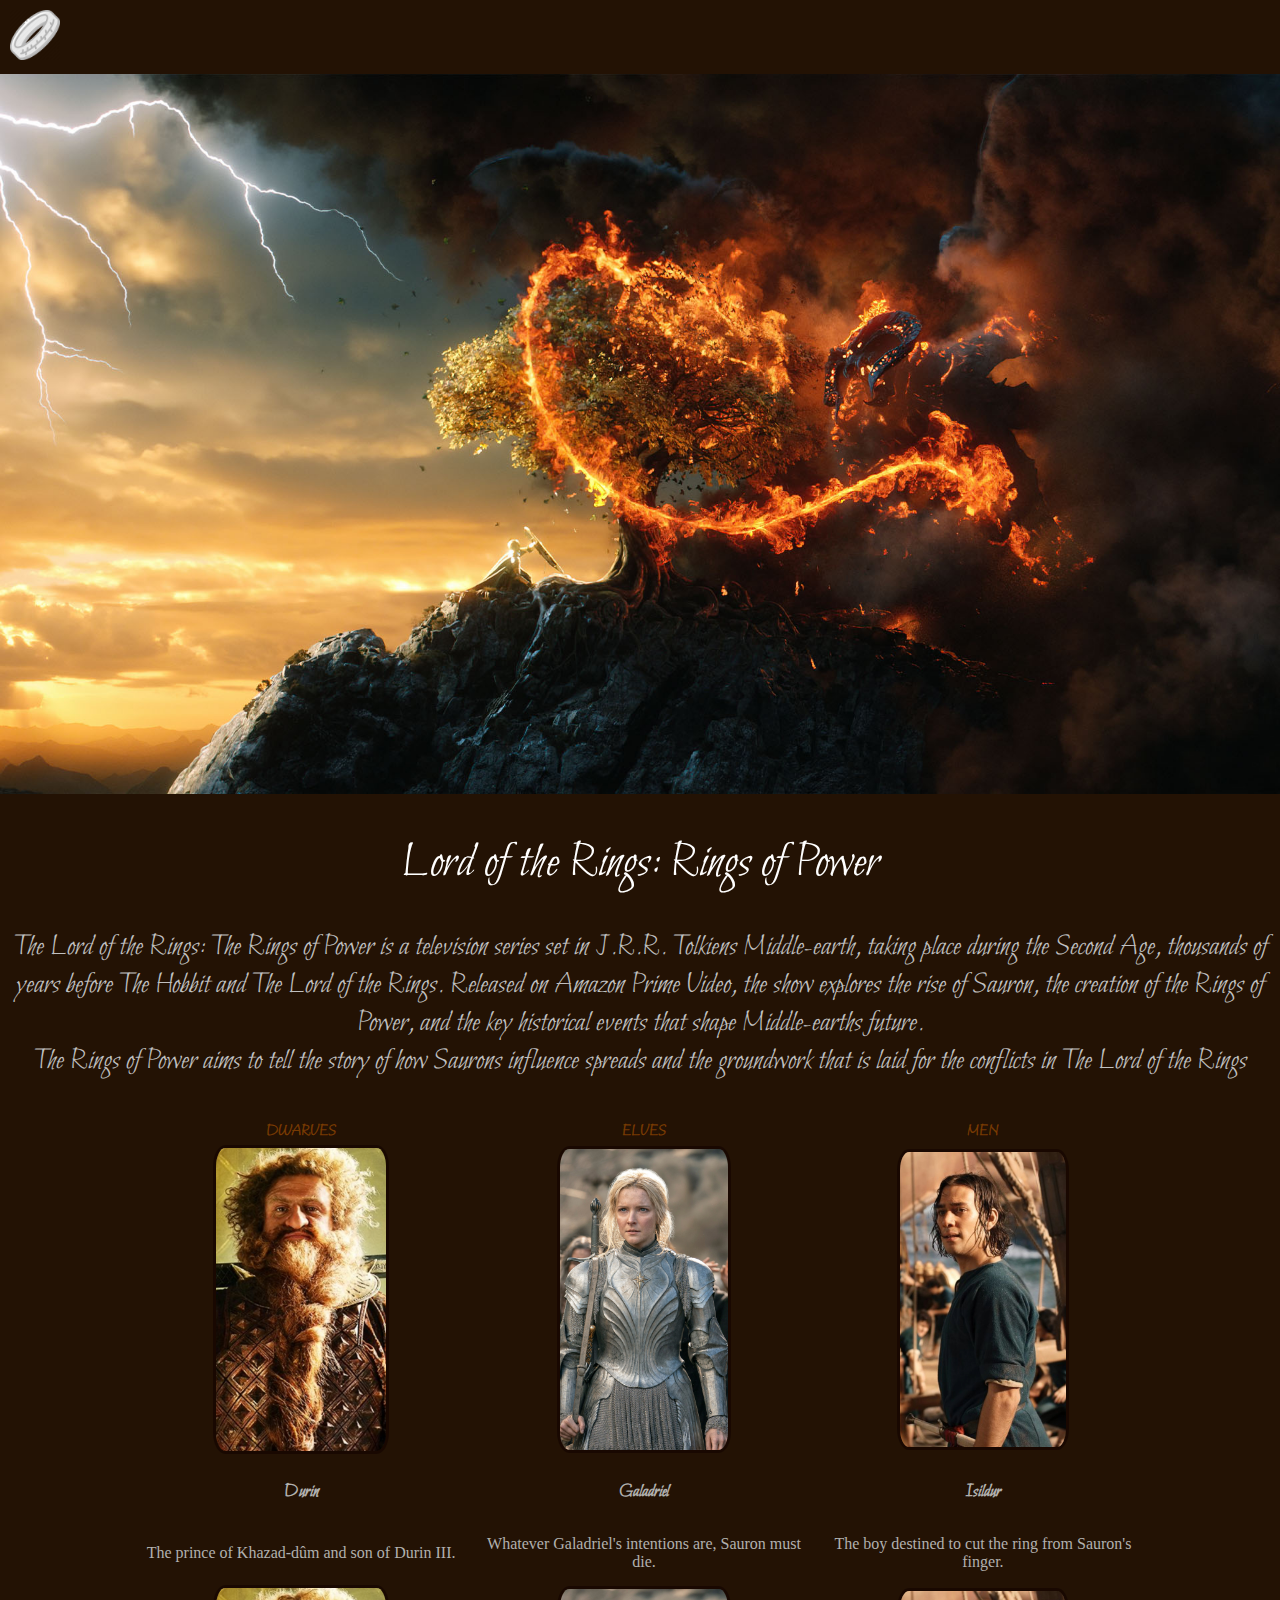
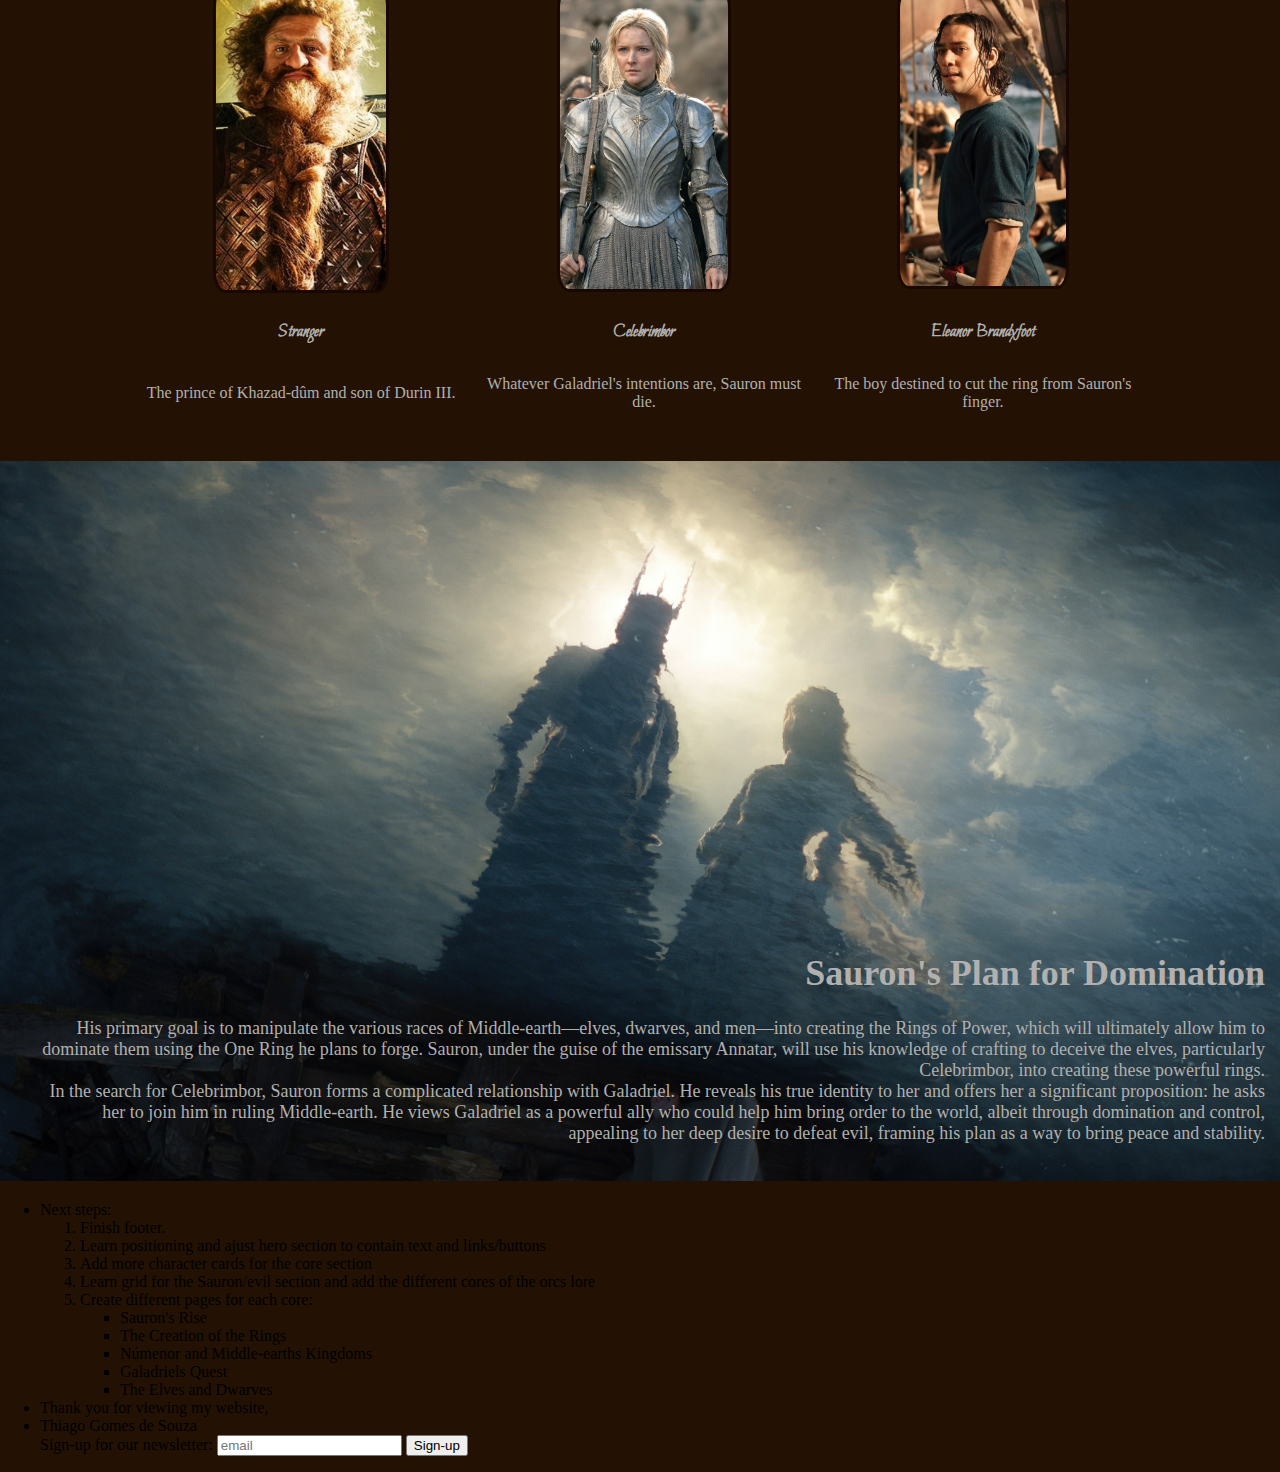
<file: Practice 1 - Sptember 18/index.html>
<!DOCTYPE html>
<html lang="en">
<head>
    <meta charset="UTF-8">
    <meta name="viewport" content="width=device-width, initial-scale=1.0">
    <title>LOFR - ROP</title>
    <link rel="stylesheet" href="styles.css">
    <!-- Bilbo font from google fonts -->
    <link rel="preconnect" href="https://fonts.googleapis.com">
    <link rel="preconnect" href="https://fonts.gstatic.com" crossorigin>
    <link href="https://fonts.googleapis.com/css2?family=Bilbo&display=swap" rel="stylesheet">
</head>
<body>
    <!-- Navbar on the top, with only the homepage icon image for now -->
    <nav>
        <a href="#"><img src="3396840.png" alt="One ring to rule them all" class="nav-icon"></a>
    </nav>
    <!-- Hero section of the webpage, with an image that represents the website -->
    <Section class="hero-section">
        <!-- This is the hero layout.
         To this layout I want to add text with an overview of the website and buttons for other sections -->
        <img src="Hero.jpeg" alt="Hero with Young Finrod where it looks to be Valinor staring at the Laurelin tree" class="hero-layout">
        <section class="hero-text">
            <b><h1>Lord of the Rings: Rings of Power</h1></b>
            <p>The Lord of the Rings: The Rings of Power is a television series set in J.R.R. Tolkiens Middle-earth, taking place during the Second Age, thousands of years before The Hobbit and The Lord of the Rings. Released on Amazon Prime Video, the show explores the rise of Sauron, the creation of the Rings of Power, and the key historical events that shape Middle-earths future.</br>
            The Rings of Power aims to tell the story of how Saurons influence spreads and the groundwork that is laid for the conflicts in The Lord of the Rings</p>
        </section>
    </Section>
    <!-- A section for cards with information about the three main races amidst the war -->
    <section class="core-section">
        <table class="core-table">
            <tr class="core-headers">
                <th>DWARVES</th>
                <th>ELVES</th>
                <th>MEN</th>
            </tr>
            <tr>
                <td class="table-data"><img src="Durin-IV-Owain-Arthur-Rings-of-Power-ee22003.jpg" alt="Durin - Dwarf" class="table-images"></td>
                <td class="table-data"><img src="Young Galadriel-3.jpg" alt="Young Galadriel" class="table-images"></td>
                <td class="table-data"><img src="Young-Isildur.jpg" alt="Young isildur" class="table-images"></td>
            </tr>
            <tr class="core-row-title">
                <td><h3><strong>Durin</strong></h3></td>
                <td><h3><strong>Galadriel</strong></h3></td>
                <td><h3><strong>Isildur</strong></h3></td>
            </tr>
            <tr>
                <td class="core-data-description">The prince of Khazad-dûm and son of Durin III.</td>
                <td class="core-data-description">Whatever Galadriel's intentions are, Sauron must die.</td>
                <td class="core-data-description">The boy destined to cut the ring from Sauron's finger.</td>
            </tr>
            <tr>
                <td class="table-data"><img src="Durin-IV-Owain-Arthur-Rings-of-Power-ee22003.jpg" alt="Durin - Dwarf" class="table-images"></td>
                <td class="table-data"><img src="Young Galadriel-3.jpg" alt="Young Galadriel" class="table-images"></td>
                <td class="table-data"><img src="Young-Isildur.jpg" alt="Young isildur" class="table-images"></td>
            </tr>
            <tr class="core-row-title">
                <td><h3><strong>Stranger</strong></h3></td>
                <td><h3><strong>Celebrimbor</strong></h3></td>
                <td><h3><strong>Eleanor Brandyfoot</strong></h3></td>
            </tr>
            <tr>
                <td class="core-data-description">The prince of Khazad-dûm and son of Durin III.</td>
                <td class="core-data-description">Whatever Galadriel's intentions are, Sauron must die.</td>
                <td class="core-data-description">The boy destined to cut the ring from Sauron's finger.</td>
            </tr>
        </table>
    </section>
    <!-- section about the evil on the middle earth -->
    </sectio class="evil-section">
        <div class="container-evil">
            <img src="Sauron-RingsOfPower.jpeg" alt="Image with the vision of Sauron alongside a corrupetd Galadriel" class="evil-img">
            <section class="evil-section-article">
                <h1>Sauron's Plan for Domination</h1>
                <p>His primary goal is to manipulate the various races of Middle-earth—elves, dwarves, and men—into creating the Rings of Power, which will ultimately allow him to dominate them using the One Ring he plans to forge. Sauron, under the guise of the emissary Annatar, will use his knowledge of crafting to deceive the elves, particularly Celebrimbor, into creating these powerful rings.</br> In the search for Celebrimbor, Sauron forms a complicated relationship with Galadriel. He reveals his true identity to her and offers her a significant proposition: he asks her to join him in ruling Middle-earth. He views Galadriel as a powerful ally who could help him bring order to the world, albeit through domination and control, appealing to her deep desire to defeat evil, framing his plan as a way to bring peace and stability. </p>
            </section>
        </div>  
            <section>
                <section>
            <!-- Section with the subplots like the "man", harthfoot and bombadil-->
    </section>
    <footer>
        <ul>
            <li>Next steps:
                <ol>
                    <li>Finish footer.</li>
                    <li>Learn positioning and ajust hero section to contain text and links/buttons</li>
                    <li>Add more character cards for the core section</li>
                    <li>Learn grid for the Sauron/evil section and add the different cores of the orcs lore</li>
                    <li>Create different pages for each core:
                        <ul>
                            <li>Sauron's Rise</li>
                            <li>The Creation of the Rings</li>
                            <li>Númenor and Middle-earths Kingdoms</li>
                            <li>Galadriels Quest</li>
                            <li>The Elves and Dwarves</li>
                        </ul>
                    </li>
                </ol>
            </li>
            <li>Thank you for viewing my website,</li>
            <li>Thiago Gomes de Souza</li>
            <form action="POST">
                <label for="newsletter-email">Sign-up for our newsletter:</label>
                <input type="email" name="newsletter-email" placeholder="email">
                <button type="submit">Sign-up</button>
            </form>
        </ul>
    </footer>
    
    <!-- To do next:
      footer 
      section with input, maybe a small quiz, email for newsletter, etc
      finish css -->
</body>
</html>
</file>
<file: Practice 1 - Sptember 18/styles.css>
body{
    background-color: #1f0e00fb;
    /* background-attachment: scroll;
    background-size: cover;
    background-repeat: no-repeat;*/
    margin: 0; 
    
}

.nav-icon{
    text-align: center;
    width: 50px;
    margin: 10px;
}

.hero-section{
    text-align: center;
}
.hero-layout{
    max-width: 100%;
    
}

.hero-text h1{
    font-size: 50px;
    font-family: 'Bilbo',cursive;
    font-weight: 400;
    color: white;
}

.hero-text p{
    font-family: 'Bilbo',cursive;
    font-weight: 400;
    font-size: 30px;
    color: silver;
}

.core-section{
    text-align: center;
    position: static;
}

.core-table{
    margin: 3% 10%;
    max-width: 100%;

}

.core-headers{
    color: #e3710070;
    margin-bottom: 10%;
    font-family: "Bilbo",cursive;
    font-weight: 400;
    font-style: normal;
}

.table-images{
    border: solid;
    border-color: #10000083;
    border-radius: 7%;
    width: 50%;
}

.core-row-title{
    color: #b1b0ae;
    font-family: "Bilbo",cursive;
    font-weight: 400;
    font-style: normal;
}

.core-data-description{
    color: #b1b0ae;
    padding: 1%;
}

.evil-section{
    max-width: 100%;
}

.container-evil{
    position: relative;
    text-align:right;
    color: #b1b0ae;
}

.evil-img{
    max-width: 100%;
}

.evil-section-article{
    bottom: 8px;
    left: 16px;
    position: absolute;
    margin: 15px;
}

.evil-section-article h1{
    font-size: 36px;
}

.evil-section-article p{
    font-size: 18px;
}
</file>
